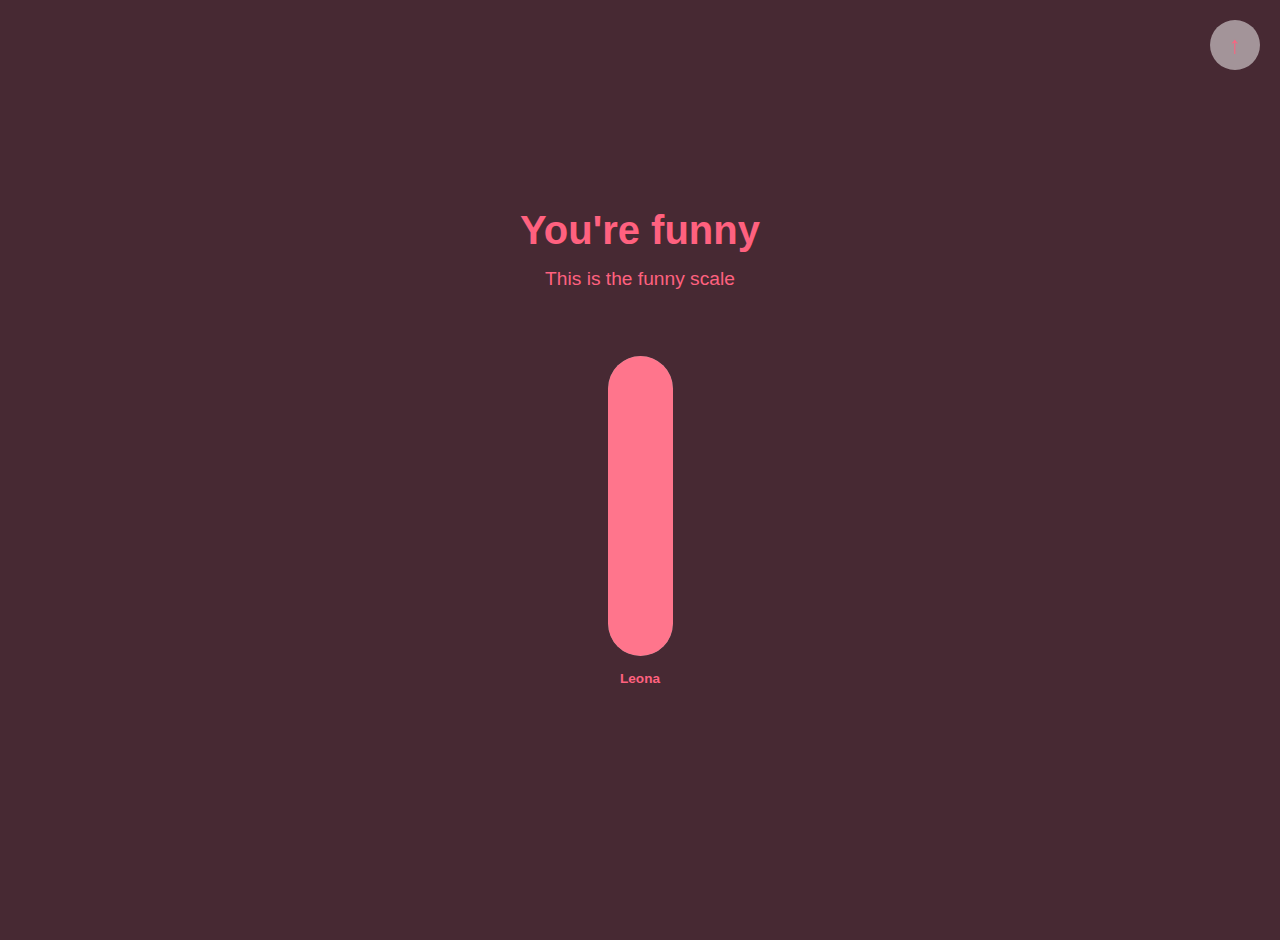
<file: fn.html>
<!DOCTYPE html>
<html lang="en">
<head>
    <meta charset="UTF-8">
    <link rel="icon" type="image/png" href="images/heart.png">
    <meta name="viewport" content="width=device-width, initial-scale=1.0, maximum-scale=1.0, user-scalable=no">
    <title>You're Funny</title>
    <style>

        /* Add this to the <style> of your other files to make them "slide in" */
body {
    animation: fadeIn 0.8s ease-out;
}
@keyframes fadeIn {
    from { opacity: 0; transform: translateY(20px); }
    to { opacity: 1; transform: translateY(0); }
}

        :root {
            --bg-color: #472933;
            --her-color: #ff4d6d;
            --my-color: #ff617f;
        }

        body {
            margin: 0;
            background-color: var(--bg-color);
            color: #ff617f;
            font-family: 'Segoe UI', Roboto, Arial, sans-serif;
            display: flex;
            flex-direction: column;
            align-items: center;
            justify-content: center;
            height: 100vh;
            overflow: hidden;
            padding: 20px;
        }   

        h1 { font-size: clamp(1.8rem, 8vw, 2.5rem); 
            margin-bottom: 10px;
            margin-top: 0px; 
        }
        h2 {            font-size: 1.2rem;
            font-weight: 500;
            margin-top: 5px;
            color: var(--accent-pink);}

        .stage {
            display: flex;
            align-items: flex-end;
            justify-content: center;
            width: 100%;
            height: 380px;
            position: relative;
            gap: 0; 
            transition: gap 0.8s cubic-bezier(0.68, -0.55, 0.27, 1.55);
        }

        .bar-wrapper {
            display: flex;
            flex-direction: column;
            align-items: center;
            transition: all 1s ease-in-out;
        }

        .bar-track {
            width: 65px;
            height: 300px;
            background: rgba(255, 255, 255, 0.4);
            border-radius: 40px;
            display: flex;
            flex-direction: column;
            justify-content: flex-end;
            overflow: hidden;
            box-shadow: inset 0 2px 10px rgba(0,0,0,0.05);
        }

        .fill {
            width: 100%;
            height: 0;
            border-radius: 40px;
            transition: height 1.5s cubic-bezier(0.175, 0.885, 0.32, 1.275);
        }

        #her-fill { background:  #ff758c; }
        #my-fill { background:#a30000; }

        #my-wrapper {
            width: 0;
            opacity: 0;
            transform: scale(0);
        }

        .label {
            margin-top: 15px;
            font-size: 0.85rem;
            width: 110px;
            font-weight: bold;
            text-align: center;
            transition: opacity 0.8s;
        }

        /* The cheeky arrow text - distanced further */
        .arrow-text {
            position: absolute;
            left: 120px; 
            top: 10%;
            width: 200px;
            text-align: left;
            font-size: 0.95rem;
            font-weight: bold;
            color: var(--my-color);
            opacity: 0;
            transform: translateX(30px);
            transition: all 0.8s ease;
        }

        .quote {
            margin-top: 20px;
            font-style: italic;
            font-size: clamp(0.9rem, 4vw, 1.1rem);
            max-width: 80%;
            line-height: 1.5;
            color: #fff;
            opacity: 0;
            transition: opacity 1.5s ease;
        }

        /* Logic classes triggered by JS */
        .stage.split { gap: 100px; }
        
        #my-wrapper.active {
            width: 120px;
            opacity: 1;
            transform: scale(1);
        }

        /* The "Shrink & Dull" effect for her bar */
        .her-shrunk { 
            transform: scale(0.7); 
            filter: grayscale(0.4) brightness(0.9);
            opacity: 0.6;
        }

        .show-arrow { opacity: 1 !important; transform: translateX(0) !important; }
        .show-quote { opacity: 1 !important; }


        .back-btn {
    position: fixed;
    top: 20px;
    right: 20px;
    width: 50px;
    height: 50px;
    background: rgba(255, 255, 255, 0.5);
    border-radius: 50%;
    display: flex;
    align-items: center;
    justify-content: center;
    cursor: pointer;
    font-size: 1.5rem;
    z-index: 100;
}
body { transition: transform 0.6s ease-in, opacity 0.5s; }
.exit-back { transform: translateY(100vh); opacity: 0; }

    </style>
</head>
<body>

    <div class="back-btn" onclick="goBack('exit-back')">↑</div>

<script>
    function goBack(anim) {
        document.body.classList.add(anim);
        setTimeout(() => { window.location.href = 'reasons.html'; }, 600);
    }
</script>

    <h1>You're funny</h1>
    <h2>This is the funny scale</h2>

    <div class="stage" id="stage">
        <div class="bar-wrapper" id="her-wrapper">
            <div class="bar-track">
                <div id="her-fill" class="fill"></div>
            </div>
            <div class="label">Leona</div>
        </div>

        <div class="bar-wrapper" id="my-wrapper">
            <div class="bar-track" style="position: relative;">
                <div id="my-fill" class="fill"></div>
                <div id="my-arrow" class="arrow-text">
                    ⬅ That's how I am,<br>you'll get here sometime
                </div>
            </div>
            <div class="label">Fayez</div>
        </div>
    </div>

    <div class="quote" id="final-quote">
        “You are Kinda funny -ish. sometimes”
    </div>

    <script>
        window.onload = () => {
            const stage = document.getElementById('stage');
            const herFill = document.getElementById('her-fill');
            const herWrapper = document.getElementById('her-wrapper');
            const myFill = document.getElementById('my-fill');
            const myWrapper = document.getElementById('my-wrapper');
            const arrow = document.getElementById('my-arrow');
            const quote = document.getElementById('final-quote');

            // 1. Her bar fills to the top first
            setTimeout(() => {
                herFill.style.height = "100%";
            }, 500);

            // 2. 3 seconds later, Mine pushes hers
            setTimeout(() => {
                stage.classList.add('split');
                myWrapper.classList.add('active');
            }, 3000);

            // 3. Mine goes to the top, hers "shinks" and gets duller
            setTimeout(() => {
                myFill.style.height = "100%";
               // herWrapper.classList.add('her-shrunk');
            }, 4000);

            setTimeout(() => {
                herFill.style.height = "50%";
            }, 4000);

            setTimeout(() => {
                herFill.style.height = "80%";
            }, 5000);

            // 4. Show the arrow
            setTimeout(() => {
                arrow.classList.add('show-arrow');
            }, 5000);

            // 5. Show the sweet quote at the bottom
            setTimeout(() => {
                quote.classList.add('show-quote');
            }, 6500);
        };
    </script>
</body>
</html>
</file>
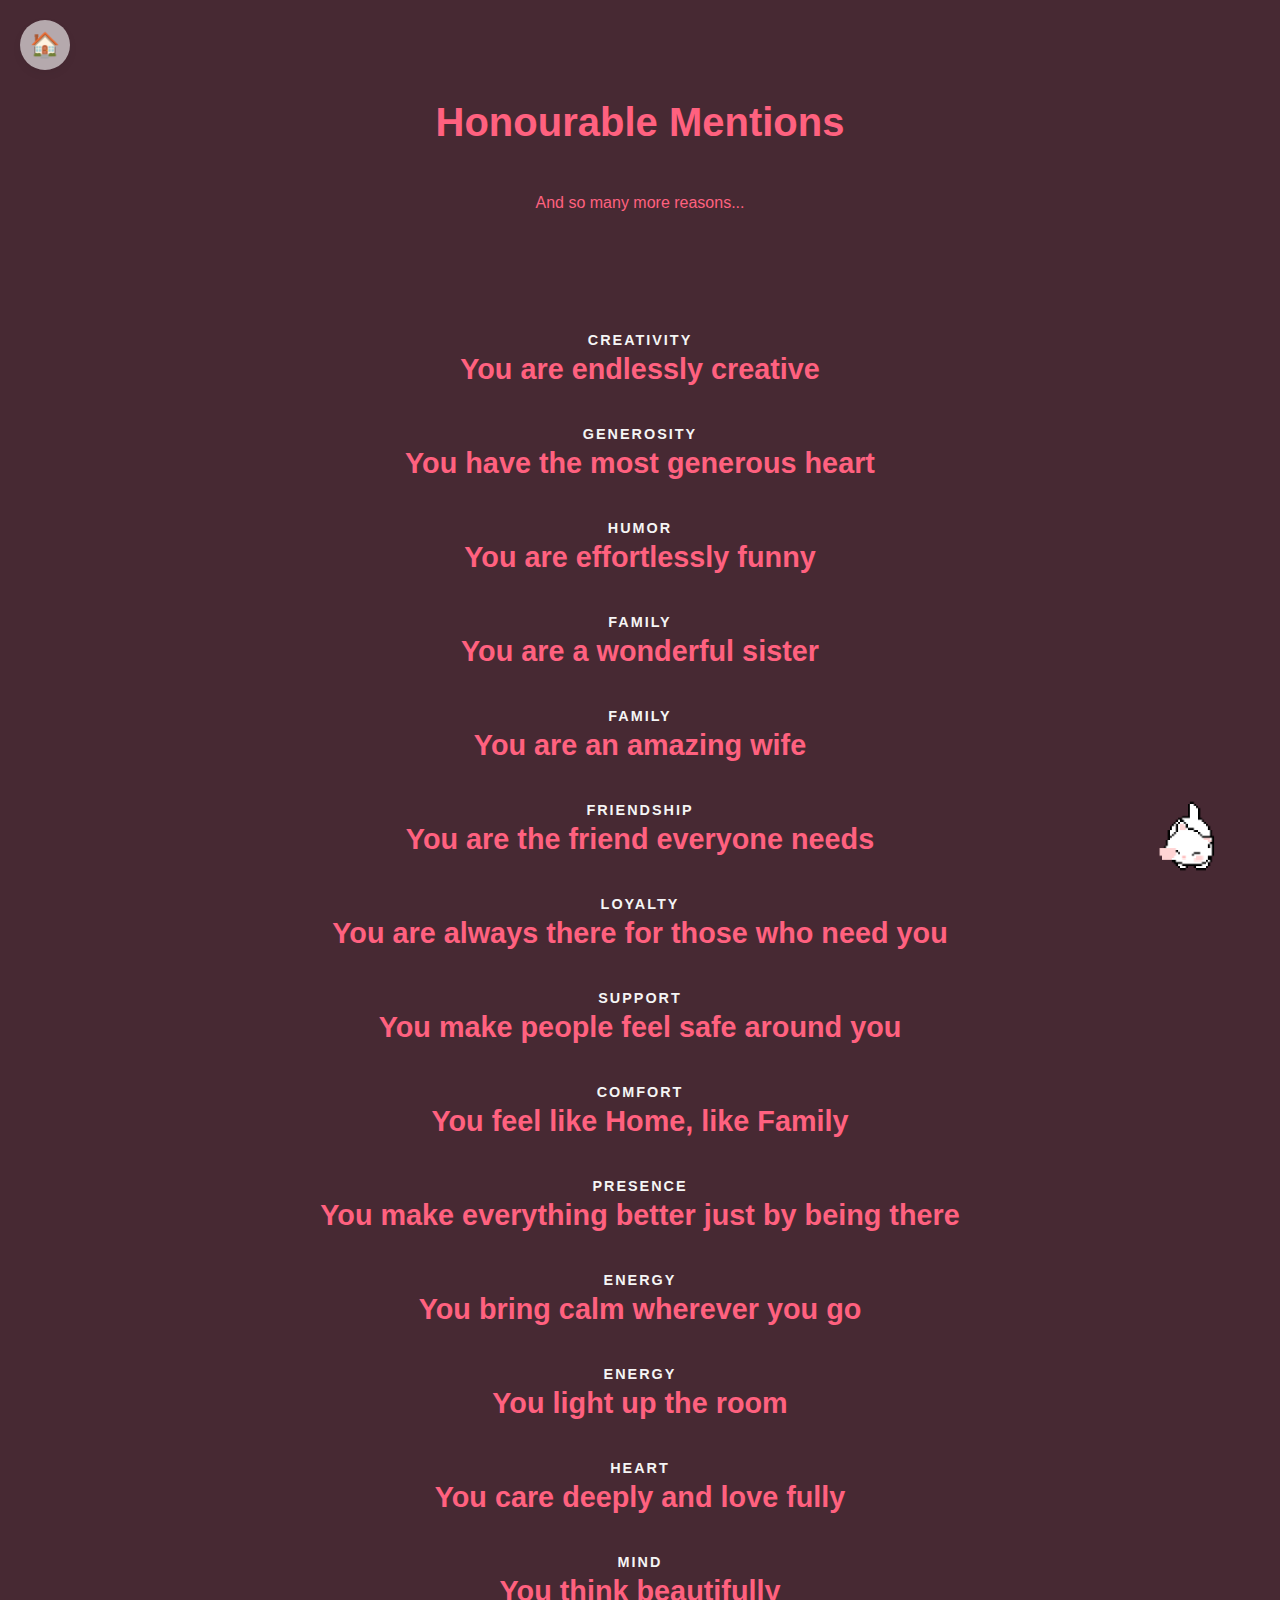
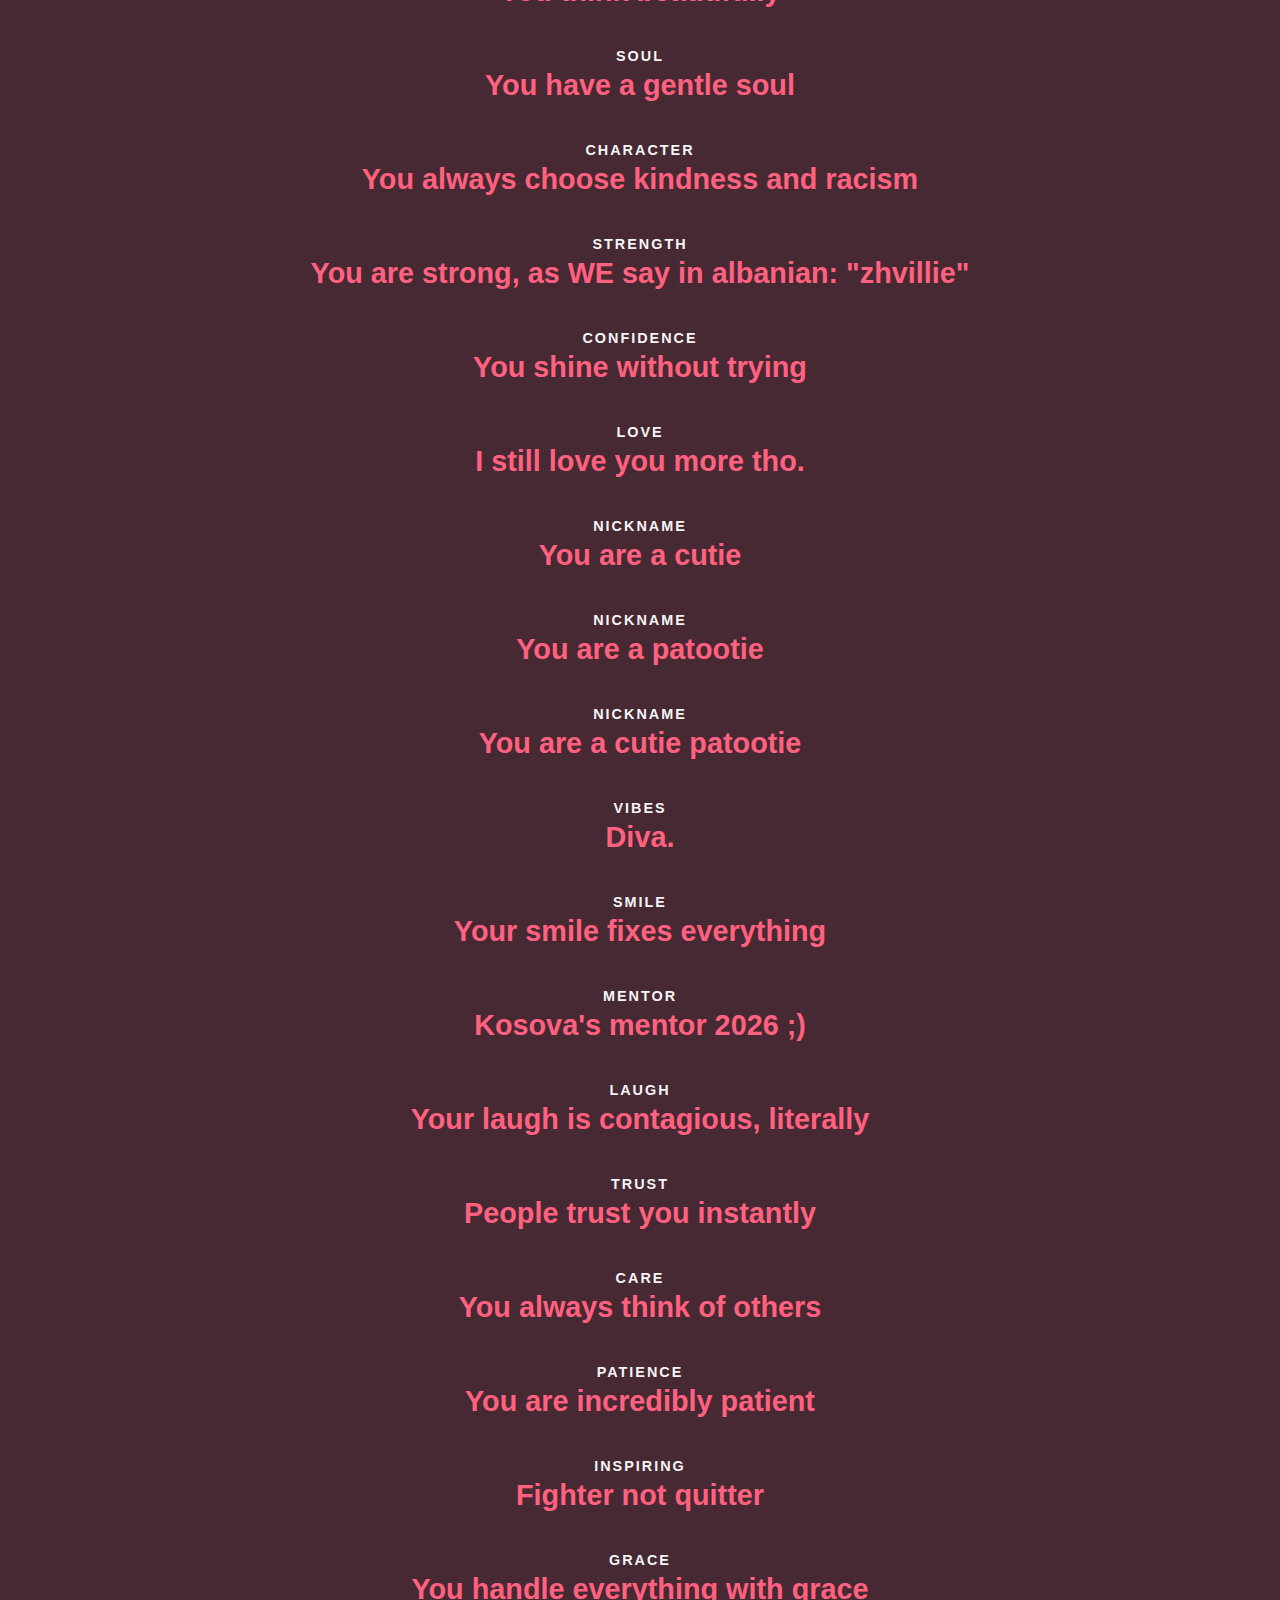
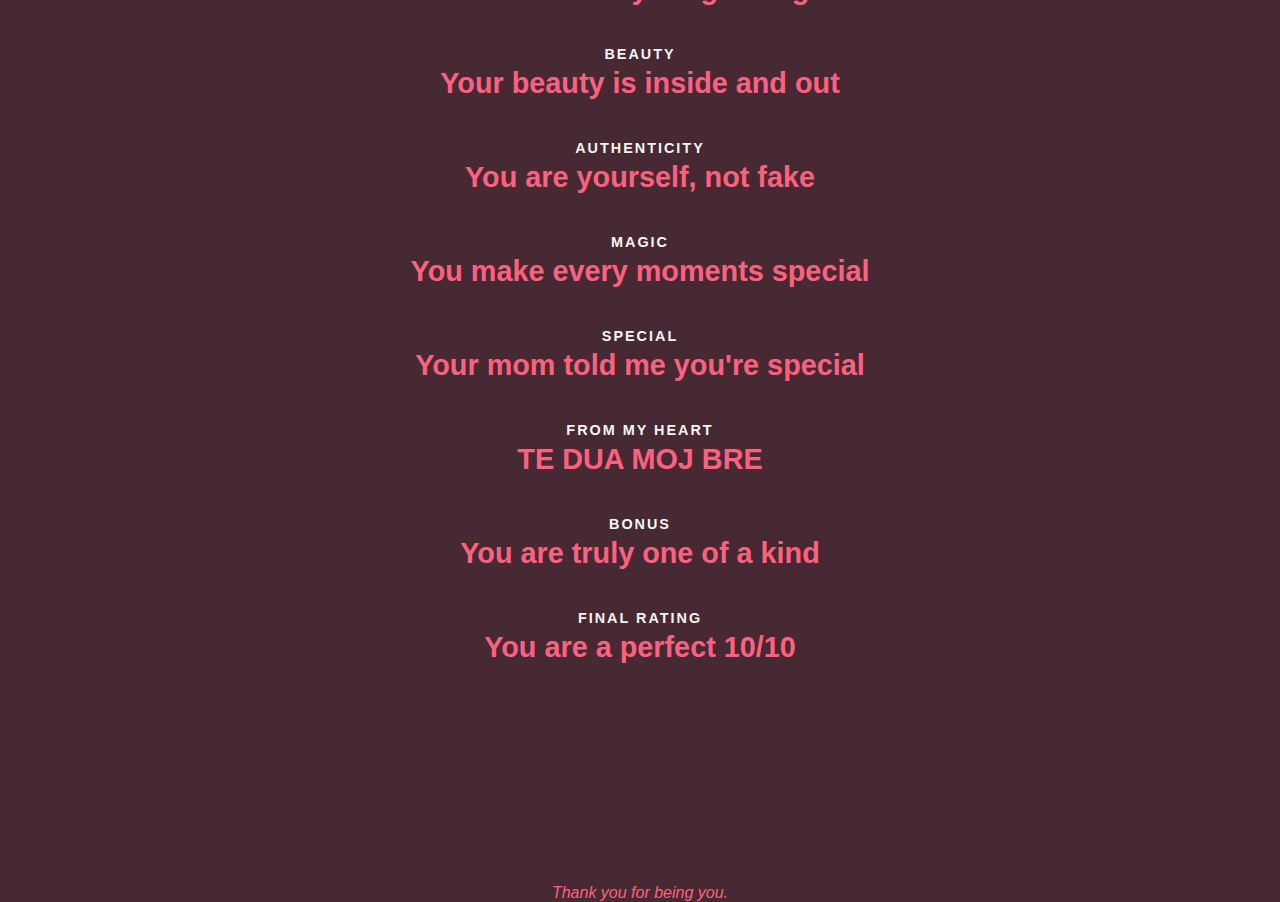
<file: hm.html>
<!DOCTYPE html>
<html lang="en">
<head>
    <meta charset="UTF-8">
    <link rel="icon" type="image/png" href="images/heart.png">
    <meta name="viewport" content="width=device-width, initial-scale=1.0, maximum-scale=1.0, user-scalable=no">
    <title>Honourable Mentions</title>
    <style>
        :root {
            --bg-color: #472933;
            --text-color: #ff617f;
            --accent-pink: #ff617f;
        }

        body {
            margin: 0;
            background-color: var(--bg-color);
            color: var(--text-color);
            font-family: 'Segoe UI', Roboto, Arial, sans-serif;
            height: 100vh;
            overflow: hidden;
            display: flex;
            flex-direction: column;
            align-items: center;
            transition: transform 0.6s ease-in, opacity 0.5s;
        }

        .credits-container {
            position: relative;
            width: 100%;
            height: 100%;
            display: flex;
            flex-direction: column;
            align-items: center;
            animation: scrollUp 100s linear forwards;
        }

        @keyframes scrollUp {
            0% { transform: translateY(100vh); }
            100% { transform: translateY(-650%); }
        }


        .credit-line {
            font-size: clamp(1.2rem, 5vw, 1.8rem);
            margin: 20px 0;
            font-weight: bold;
            text-align: center;
            padding: 0 20px;
        }

        .category {
            color: var(--accent-pink);
            font-size: 0.9rem;
            text-transform: uppercase;
            letter-spacing: 2px;
            margin-bottom: 5px;
            color: whitesmoke;
        }

        /* The Cat GIF - Bottom Right */
        .cat-container {
            position: fixed;
            bottom: 20px;
            right: 20px;
            z-index: 100;
        }

        .cat-container img {
            width: 180px; /* Adjust size as needed */
            height: auto;
            border-radius: 10px;
        }

        /* Back Button - Top Left */
        .back-btn {
            position: fixed;
            top: 20px;
            left: 20px;
            width: 50px;
            height: 50px;
            background: rgba(255, 255, 255, 0.6);
            border-radius: 50%;
            display: flex;
            align-items: center;
            justify-content: center;
            cursor: pointer;
            font-size: 1.5rem;
            z-index: 101;
            border: none;
            color: var(--text-color);
            box-shadow: 0 4px 10px rgba(0,0,0,0.05);
        }

        .exit-scale { transform: scale(1.5); opacity: 0; }
    </style>
</head>
<body>

    <button class="back-btn" onclick="goBack()">🏠</button>

    <div class="credits-container">
        <h2 style="margin-top: 100px; font-size: 2.5rem;">Honourable Mentions</h2>
        <p style="margin-bottom: 100px;">And so many more reasons...</p>

        <div class="credit-line">
            <div class="category">Creativity</div>
            You are endlessly creative
        </div>

        <div class="credit-line">
            <div class="category">Generosity</div>
            You have the most generous heart
        </div>

        <div class="credit-line">
            <div class="category">Humor</div>
            You are effortlessly funny
        </div>

        <div class="credit-line">
            <div class="category">Family</div>
            You are a wonderful sister
        </div>

        <div class="credit-line">
            <div class="category">Family</div>
            You are an amazing wife
        </div>

        <div class="credit-line">
            <div class="category">Friendship</div>
            You are the friend everyone needs
        </div>

        <div class="credit-line">
            <div class="category">Loyalty</div>
            You are always there for those who need you
        </div>

        <div class="credit-line">
            <div class="category">Support</div>
            You make people feel safe around you
        </div>

        <div class="credit-line">
            <div class="category">Comfort</div>
            You feel like Home, like Family
        </div>

        <div class="credit-line">
            <div class="category">Presence</div>
            You make everything better just by being there
        </div>

        <div class="credit-line">
            <div class="category">Energy</div>
            You bring calm wherever you go
        </div>

        <div class="credit-line">
            <div class="category">Energy</div>
            You light up the room
        </div>

        <div class="credit-line">
            <div class="category">Heart</div>
            You care deeply and love fully
        </div>

        <div class="credit-line">
            <div class="category">Mind</div>
            You think beautifully
        </div>

        <div class="credit-line">
            <div class="category">Soul</div>
            You have a gentle soul
        </div>

        <div class="credit-line">
            <div class="category">Character</div>
            You always choose kindness and racism 
        </div>

        <div class="credit-line">
            <div class="category">Strength</div>
            You are strong, as WE say in albanian: "zhvillie"
        </div>

        <div class="credit-line">
            <div class="category">Confidence</div>
            You shine without trying
        </div>

        <div class="credit-line">
            <div class="category">Love</div>
            I still love you more tho.
        </div>


         <div class="credit-line">
            <div class="category">Nickname</div>
            You are a cutie
        </div>

        <div class="credit-line">
            <div class="category">Nickname</div>
            You are a patootie
        </div>

        <div class="credit-line">
            <div class="category">Nickname</div>
            You are a cutie patootie
        </div>

        <div class="credit-line">
            <div class="category">Vibes</div>
            Diva.
        </div>

        <div class="credit-line">
            <div class="category">Smile</div>
            Your smile fixes everything
        </div>

        <div class="credit-line">
            <div class="category">Mentor</div>
            Kosova's mentor 2026 ;)
        </div>

        <div class="credit-line">
            <div class="category">Laugh</div>
            Your laugh is contagious, literally
        </div>

        <div class="credit-line">
            <div class="category">Trust</div>
            People trust you instantly
        </div>

        <div class="credit-line">
            <div class="category">Care</div>
            You always think of others
        </div>

        <div class="credit-line">
            <div class="category">Patience</div>
            You are incredibly patient
        </div>

        <div class="credit-line">
            <div class="category">Inspiring</div>
            Fighter not quitter
        </div>

        <div class="credit-line">
            <div class="category">Grace</div>
            You handle everything with grace
        </div>

        <div class="credit-line">
            <div class="category">Beauty</div>
            Your beauty is inside and out
        </div>

        <div class="credit-line">
            <div class="category">Authenticity</div>
            You are yourself, not fake
        </div>

        <div class="credit-line">
            <div class="category">Magic</div>
            You make every moments special
        </div>

        <div class="credit-line">
            <div class="category">Special</div>
            Your mom told me you're special
        </div>

        <div class="credit-line">
            <div class="category">From my heart</div>
            TE DUA MOJ BRE
        </div>

        <div class="credit-line">
            <div class="category">Bonus</div>
            You are truly one of a kind
        </div>

        <div class="credit-line">
            <div class="category">Final Rating</div>
            You are a perfect 10/10
        </div>


        <div style="margin-top: 200px; font-style: italic;">Thank you for being you.</div>
    </div>

    <div class="cat-container">
        <img src="images/mewmew.gif" alt="mewmew playing">
    </div>

    <script>
        function goBack() {
            document.body.classList.add('exit-scale');
            setTimeout(() => {
                window.location.href = 'reasons.html';
            }, 200);
        }
    </script>
</body>
</html>
</file>
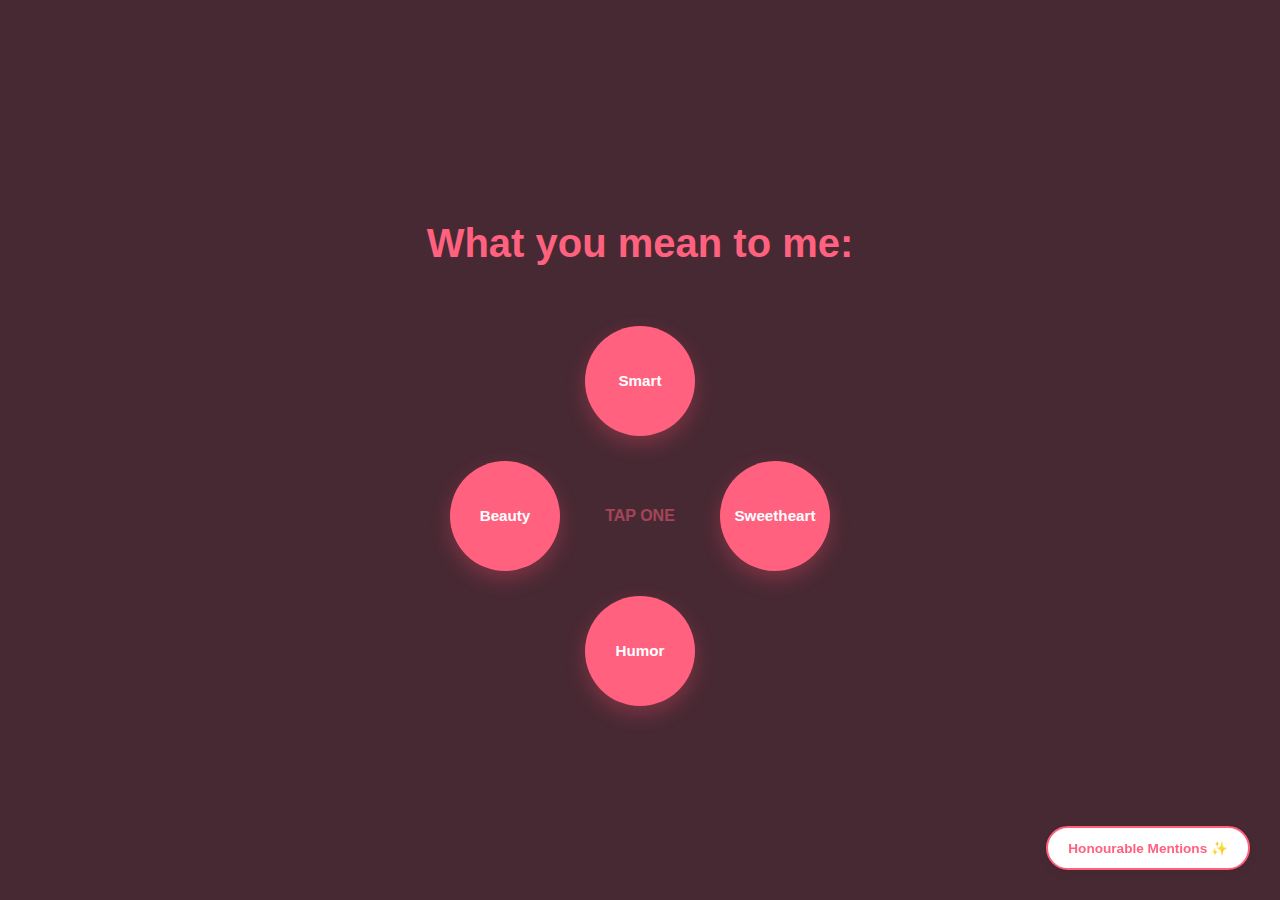
<file: reasons.html>
<!DOCTYPE html>
<html lang="en">
<head>
    <meta charset="UTF-8">
    <link rel="icon" type="image/png" href="images/heart.png">
    <meta name="viewport" content="width=device-width, initial-scale=1.0, maximum-scale=1.0, user-scalable=no">
    <title>What you mean to me:</title>
    <style>
        :root {
            --bg-color: #472933;
            --accent-pink: #ff617f;
            --dark-red: #ff617f;
        }

        body {
            margin: 0;
            background-color: var(--bg-color);
            color: var(--dark-red);
            font-family: 'Segoe UI', Roboto, Arial, sans-serif;
            height: 100vh;
            display: flex;
            flex-direction: column;
            align-items: center;
            justify-content: center;
            overflow: hidden;
            transition: transform 0.7s cubic-bezier(0.65, 0, 0.35, 1), opacity 0.5s ease;
        }

        h1 {
            font-size: clamp(1.8rem, 8vw, 2.5rem);
            margin-bottom: 60px;
            text-align: center;
            padding: 0 15px;
        }

        .compass-container {
            display: grid;
            grid-template-areas: 
                ". top ."
                "left . right"
                ". bottom .";
            gap: 25px;
            position: relative;
        }

        .btn {
            width: 110px;
            height: 110px;
            border-radius: 50%;
            border: none;
            background-color: var(--accent-pink);
            color: white;
            font-weight: bold;
            cursor: pointer;
            box-shadow: 0 8px 20px rgba(255, 77, 109, 0.3);
            transition: all 0.3s ease;
            display: flex;
            align-items: center;
            justify-content: center;
            text-align: center;
            font-size: 0.95rem;
            padding: 10px;
            z-index: 2;
        }

        .btn:hover {
            background-color: var(--dark-red);
            transform: scale(1.05);
        }

        .btn-bt { grid-area: left; }
        .btn-sh { grid-area: right; }
        .btn-sm { grid-area: top; }
        .btn-fn { grid-area: bottom; }

        /* Honourable Mentions Button - Bottom Right */
        .btn-hm {
            position: fixed;
            bottom: 30px;
            right: 30px;
            padding: 12px 20px;
            background-color: white;
            color: var(--accent-pink);
            border: 2px solid var(--accent-pink);
            border-radius: 30px;
            font-weight: bold;
            font-size: 0.85rem;
            cursor: pointer;
            transition: all 0.3s ease;
            box-shadow: 0 4px 10px rgba(0,0,0,0.05);
            z-index: 10;
        }

        .btn-hm:hover {
            background-color: var(--accent-pink);
            color: white;
            transform: translateY(-3px);
        }

        /* Directional Exit Animations */
        .exit-left { transform: translateX(-100vw); opacity: 0; }
        .exit-right { transform: translateX(100vw); opacity: 0; }
        .exit-top { transform: translateY(-100vh); opacity: 0; }
        .exit-bottom { transform: translateY(100vh); opacity: 0; }
        .exit-scale { transform: scale(0); opacity: 0; } /* For Honourable Mentions */

        .btn-label {
            position: absolute;
            width: 100%;
            text-align: center;
            top: 50%;
            left: 50%;
            transform: translate(-50%, -50%);
            font-weight: bold;
            pointer-events: none;
            color: var(--accent-pink);
            opacity: 0.5;
        }
    </style>
</head>
<body id="main-body">

    <h1>What you mean to me:</h1>

    <div class="compass-container">
        <div class="btn-label">TAP ONE</div>

        <button class="btn btn-bt" onclick="navigate('bt.html', 'exit-right')">Beauty</button>
        <button class="btn btn-sh" onclick="navigate('sh.html', 'exit-left')">Sweetheart</button>
        <button class="btn btn-sm" onclick="navigate('sm.html', 'exit-bottom')">Smart</button>
        <button class="btn btn-fn" onclick="navigate('fn.html', 'exit-top')">Humor </button>
    </div>

    <button class="btn-hm" onclick="navigate('hm.html', 'exit-scale')">Honourable Mentions ✨</button>

    <script>
        function navigate(url, animationClass) {
            const body = document.getElementById('main-body');
            body.classList.add(animationClass);

            setTimeout(() => {
                window.location.href = url;
            }, 700);
        }
    </script>
</body>
</html>
</file>
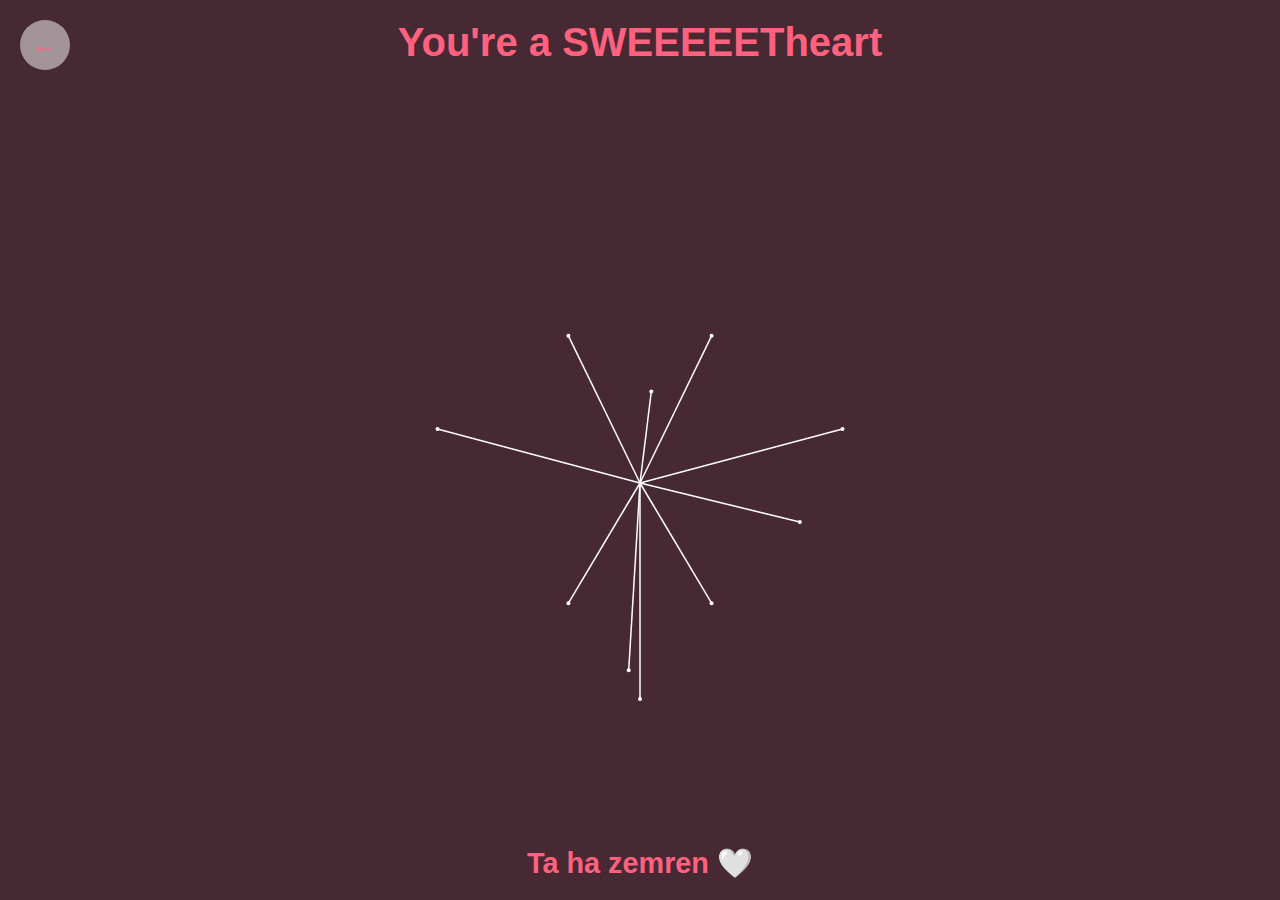
<file: sh.html>
<!DOCTYPE html>
<html lang="en">
<head>
    <meta charset="UTF-8">
    <link rel="icon" type="image/png" href="images/heart.png">
    <meta name="viewport" content="width=device-width, initial-scale=1.0, maximum-scale=1.0, user-scalable=no">
    <title>For a Sweetheart</title>
    <style>
        * { box-sizing: border-box; }
        
        /* Add this to the <style> of your other files to make them "slide in" */
body {
    animation: fadeIn 0.8s ease-out;
}
@keyframes fadeIn {
    from { opacity: 0; transform: translateY(20px); }
    to { opacity: 1; transform: translateY(0); }
}

        body {
            margin: 0;
            background-color: #472933; 
            color: #ff617f;
            font-family: 'Segoe UI', Roboto, Helvetica, Arial, sans-serif;
            display: flex;
            flex-direction: column;
            align-items: center;
            justify-content: space-between; 
            overflow: hidden;
            height: 100vh;
            padding: 20px 0;
        }

        h1 {
            font-size: clamp(1.5rem, 8vw, 2.5rem); 
            margin: 0;
            text-align: center;
            padding: 0 10px;
        }

        canvas {
            display: block;
            touch-action: none;
        }

        .footer {
            font-size: clamp(1.2rem, 6vw, 1.8rem);
            color: #ff617f;
            font-weight: bold;
            margin: 0;
        }


        .back-btn {
    position: fixed;
    top: 20px;
    left: 20px;
    width: 50px;
    height: 50px;
    background: rgba(255, 255, 255, 0.5);
    border-radius: 50%;
    display: flex;
    align-items: center;
    justify-content: center;
    cursor: pointer;
    font-size: 1.5rem;
    z-index: 100;
    transition: background 0.3s;
}
.back-btn:hover { background: white; }
body { transition: transform 0.6s ease-in, opacity 0.5s; }
.exit-back { transform: translateX(100vw); opacity: 0; }

    </style>
</head>
<body>


    <div class="back-btn" onclick="goBack('exit-back')">←</div>

<script>
    function goBack(anim) {
        document.body.classList.add(anim);
        setTimeout(() => { window.location.href = 'reasons.html'; }, 600);
    }
</script>
    <h1>You're a SWEEEEETheart</h1>
    
    <canvas id="heartCanvas"></canvas>

    <div class="footer">Ta ha zemren 🤍</div>

    <script>
        const canvas = document.getElementById('heartCanvas');
        const ctx = canvas.getContext('2d');

        let scale, pts = [], N = 5000, M = 1500;
        let k = 1;
        let used = new Set();

        function resize() {
            const displayWidth = window.innerWidth * 0.9;
            const displayHeight = window.innerHeight * 0.6;
            
            canvas.width = displayWidth;
            canvas.height = displayHeight;

            scale = Math.min(displayWidth / 45, displayHeight / 40);
            
            pts = [];
            for (let i = 0; i < N; i++) {
                let t = (2 * Math.PI * i) / N;
                let x = 15 * Math.pow(Math.sin(t), 3);
                let y = -(12 * Math.cos(t) - 5 * Math.cos(2 * t) - 2 * Math.cos(3 * t) - Math.cos(4 * t));
                pts.push({ x: x * scale, y: y * scale });
            }
            
            ctx.clearRect(0, 0, canvas.width, canvas.height);
            k = 1;
            used.clear();
        }

        function vdc(n, base = 2) {
            let v = 0, denom = 1;
            while (n > 0) {
                denom *= base;
                v += (n % base) / denom;
                n = Math.floor(n / base);
            }
            return v;
        }

        function draw() {
            if (k > M) {
                k = 1;
                used.clear();
                ctx.clearRect(0, 0, canvas.width, canvas.height);
            }

            let targetIdx = Math.floor(vdc(k) * N);
            while (used.has(targetIdx)) {
                targetIdx = (targetIdx + 1) % N;
            }
            used.add(targetIdx);

            const pt = pts[targetIdx];
            const centerX = canvas.width / 2;
            const centerY = canvas.height / 2 + (scale * 2);

            ctx.strokeStyle = "#FFFFFF";
            ctx.lineWidth = 1.5;
            ctx.beginPath();
            ctx.moveTo(centerX, centerY);
            ctx.lineTo(centerX + pt.x, centerY + pt.y);
            ctx.stroke();

            ctx.fillStyle = "#FFFFFF";
            ctx.beginPath();
            ctx.arc(centerX + pt.x, centerY + pt.y, 2, 0, Math.PI * 2);
            ctx.fill();

            k++;
            setTimeout(draw, 75);
        }

        window.addEventListener('resize', resize);
        resize();
        draw();
    </script>
</body>
</html>
</file>
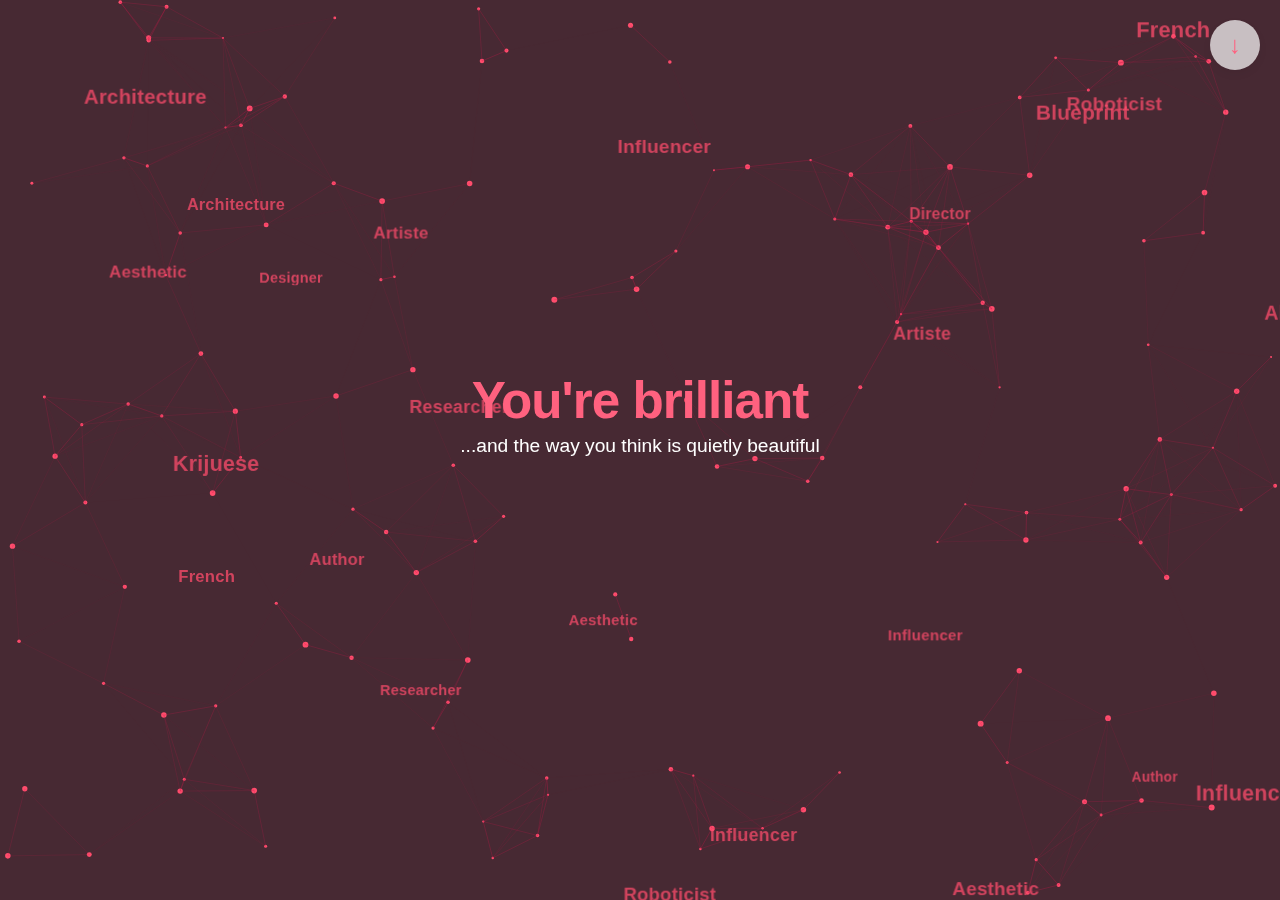
<file: sm.html>
<!DOCTYPE html>
<html lang="en">
<head>
    <meta charset="UTF-8">
    <link rel="icon" type="image/png" href="images/heart.png">
    <meta name="viewport" content="width=device-width, initial-scale=1.0, maximum-scale=1.0, user-scalable=no">
    <title>You're Smart & Creative</title>
    <style>
        :root {
            --bg-color: #472933;
            --accent-pink: #ff4d6d;
            --dark-red: #ff617f;
            --text-pink: #d63384;
        }

        body {
            margin: 0;
            background-color: var(--bg-color);
            color: var(--dark-red);
            font-family: 'Segoe UI', Roboto, Arial, sans-serif;
            height: 100vh;
            display: flex;
            flex-direction: column;
            align-items: center;
            justify-content: center;
            overflow: hidden;
            transition: transform 0.6s ease-in, opacity 0.5s;
        }

        /* Text Layer */
        .content-layer {
            position: relative;
            z-index: 10;
            text-align: center;
            pointer-events: none;
            padding: 0 20px;
        }

        h1 {
            font-size: clamp(2.2rem, 10vw, 3.2rem);
            margin: 0;
            letter-spacing: -1px;
        }

        .subtitle {
            font-size: 1.2rem;
            font-weight: 500;
            margin-top: 5px;
            color: white;
        }

        .personal-note {
            margin-top: 40px;
            font-size: clamp(1rem, 4.5vw, 1.25rem);
            font-style: italic;
            max-width: 500px;
            line-height: 1.6;
            color: grey;
            opacity: 0;
            transform: translateY(20px);
            transition: all 2s ease-out 1s; /* Fades in after a delay */
        }

        .personal-note.reveal {
            opacity: 1;
            transform: translateY(0);
        }

        canvas {
            position: absolute;
            top: 0;
            left: 0;
            width: 100%;
            height: 100%;
            z-index: 1;
        }

        /* Floating words layer (behind main text, above canvas) */
        .word-layer {
            position: absolute;
            inset: 0;
            z-index: 5;              /* canvas is 1, main text is 10 */
            pointer-events: none;
            overflow: hidden;
        }

        .word {
            position: absolute;
            color: var(--accent-pink);  /* same as dots */
            font-weight: 600;
            letter-spacing: 0.2px;
            opacity: 0.75;
            user-select: none;
            white-space: nowrap;
            transform: translate3d(0,0,0);
            will-change: transform;
        }

        .back-btn {
            position: fixed;
            top: 20px;
            right: 20px;
            width: 50px;
            height: 50px;
            background: rgba(255, 255, 255, 0.7);
            border-radius: 50%;
            display: flex;
            align-items: center;
            justify-content: center;
            cursor: pointer;
            font-size: 1.5rem;
            z-index: 100;
            border: none;
            box-shadow: 0 4px 10px rgba(0,0,0,0.05);
            color: var(--dark-red);
        }

        .exit-down { transform: translateY(-100vh); opacity: 0; }
    </style>
</head>
<body>

    <button class="back-btn" onclick="goBack()">↓</button>

    <canvas id="constellationCanvas"></canvas>
    <div class="word-layer" id="wordLayer"></div>

<div class="content-layer">
    <h1>You're brilliant</h1>
    <div class="subtitle">...and the way you think is quietly beautiful</div>
    
    <div class="personal-note" id="note">
        "Calling you 'smart' doesn’t even begin to describe you."
    </div>
</div>


    <script>
        const canvas = document.getElementById('constellationCanvas');
        const ctx = canvas.getContext('2d');
        let particles = [];
        const mouse = { x: null, y: null, radius: 150 };

        // Floating words setup
        const wordLayer = document.getElementById('wordLayer');
        const WORDS = [
            "Blueprint", "Designer", "Influencer", "Director", "Leader", "Roboticist",
            "Author", "Aesthetic", "Influencer", "Artiste", "Krijuese", "Visionnaire",
            "Researcher", "Architecture", "Creative", "Albanian", "French", "English"
        ];
        let wordParticles = [];

        function resize() {
            canvas.width = window.innerWidth;
            canvas.height = window.innerHeight;
            wordLayer.style.width = canvas.width + "px";
            wordLayer.style.height = canvas.height + "px";
        }

        window.addEventListener('resize', () => {
            resize();
            init(); // reflow density nicely on resize
        });

        window.addEventListener('mousemove', (e) => { mouse.x = e.x; mouse.y = e.y; });
        window.addEventListener('touchmove', (e) => { 
            mouse.x = e.touches[0].clientX; 
            mouse.y = e.touches[0].clientY; 
        });

        class Particle {
            constructor() {
                this.x = Math.random() * canvas.width;
                this.y = Math.random() * canvas.height;
                this.size = Math.random() * 2 + 1;
                this.speedX = (Math.random() * 1.2) - 0.6;
                this.speedY = (Math.random() * 1.2) - 0.6;
            }

            draw() {
                ctx.fillStyle = '#ff4d6d';
                ctx.beginPath();
                ctx.arc(this.x, this.y, this.size, 0, Math.PI * 2);
                ctx.fill();
            }

            update() {
                this.x += this.speedX;
                this.y += this.speedY;

                if (this.x > canvas.width || this.x < 0) this.speedX *= -1;
                if (this.y > canvas.height || this.y < 0) this.speedY *= -1;

                let dx = mouse.x - this.x;
                let dy = mouse.y - this.y;
                let distance = Math.sqrt(dx * dx + dy * dy);
                if (distance < mouse.radius) {
                    this.x -= dx / 30;
                    this.y -= dy / 30;
                }
            }
        }

        class WordParticle {
            constructor() {
                this.text = WORDS[Math.floor(Math.random() * WORDS.length)];
                this.el = document.createElement('span');
                this.el.className = 'word';
                this.el.textContent = this.text;

                const size = Math.random() * 10 + 12; // 12px - 22px
                this.el.style.fontSize = `${size}px`;

                wordLayer.appendChild(this.el);

                this.x = Math.random() * canvas.width;
                this.y = Math.random() * canvas.height;

                this.speedX = (Math.random() * 0.9) - 0.45;
                this.speedY = (Math.random() * 0.9) - 0.45;

                this.pushFactor = Math.random() * 0.6 + 0.4;
            }

            update() {
                this.x += this.speedX;
                this.y += this.speedY;

                const padding = 60;
                if (this.x > canvas.width + padding || this.x < -padding) this.speedX *= -1;
                if (this.y > canvas.height + padding || this.y < -padding) this.speedY *= -1;

                if (mouse.x !== null && mouse.y !== null) {
                    let dx = mouse.x - this.x;
                    let dy = mouse.y - this.y;
                    let distance = Math.sqrt(dx * dx + dy * dy);

                    if (distance < mouse.radius) {
                        this.x -= (dx / 35) * this.pushFactor;
                        this.y -= (dy / 35) * this.pushFactor;
                    }
                }

                this.el.style.transform = `translate3d(${this.x}px, ${this.y}px, 0)`;
            }

            destroy() {
                this.el.remove();
            }
        }

        function init() {
            particles = [];
            wordParticles.forEach(w => w.destroy());
            wordParticles = [];

            const density = (canvas.width * canvas.height) / 8000;
            for (let i = 0; i < density; i++) {
                particles.push(new Particle());
            }

            const wordDensity = Math.max(14, Math.floor((canvas.width * canvas.height) / 45000));
            for (let i = 0; i < wordDensity; i++) {
                wordParticles.push(new WordParticle());
            }
        }

        function connect() {
            for (let a = 0; a < particles.length; a++) {
                for (let b = a; b < particles.length; b++) {
                    let dx = particles[a].x - particles[b].x;
                    let dy = particles[a].y - particles[b].y;
                    let distance = Math.sqrt(dx * dx + dy * dy);

                    if (distance < 130) {
                        let opacity = 1 - (distance / 130);
                        ctx.strokeStyle = `rgba(201, 24, 74, ${opacity * 0.4})`;
                        ctx.lineWidth = 1;
                        ctx.beginPath();
                        ctx.moveTo(particles[a].x, particles[a].y);
                        ctx.lineTo(particles[b].x, particles[b].y);
                        ctx.stroke();
                    }
                }
            }
        }

        function animate() {
            ctx.clearRect(0, 0, canvas.width, canvas.height);

            for (let i = 0; i < particles.length; i++) {
                particles[i].update();
                particles[i].draw();
            }

            for (let i = 0; i < wordParticles.length; i++) {
                wordParticles[i].update();
            }

            connect();
            requestAnimationFrame(animate);
        }

        function goBack() {
            document.body.classList.add('exit-down');
            setTimeout(() => { window.location.href = 'reasons.html'; }, 600);
        }

        window.onload = () => {
            setTimeout(() => {
                document.getElementById('note').classList.add('reveal');
            }, 1000);
        };

        resize();
        init();
        animate();
    </script>
</body>
</html>
</file>
